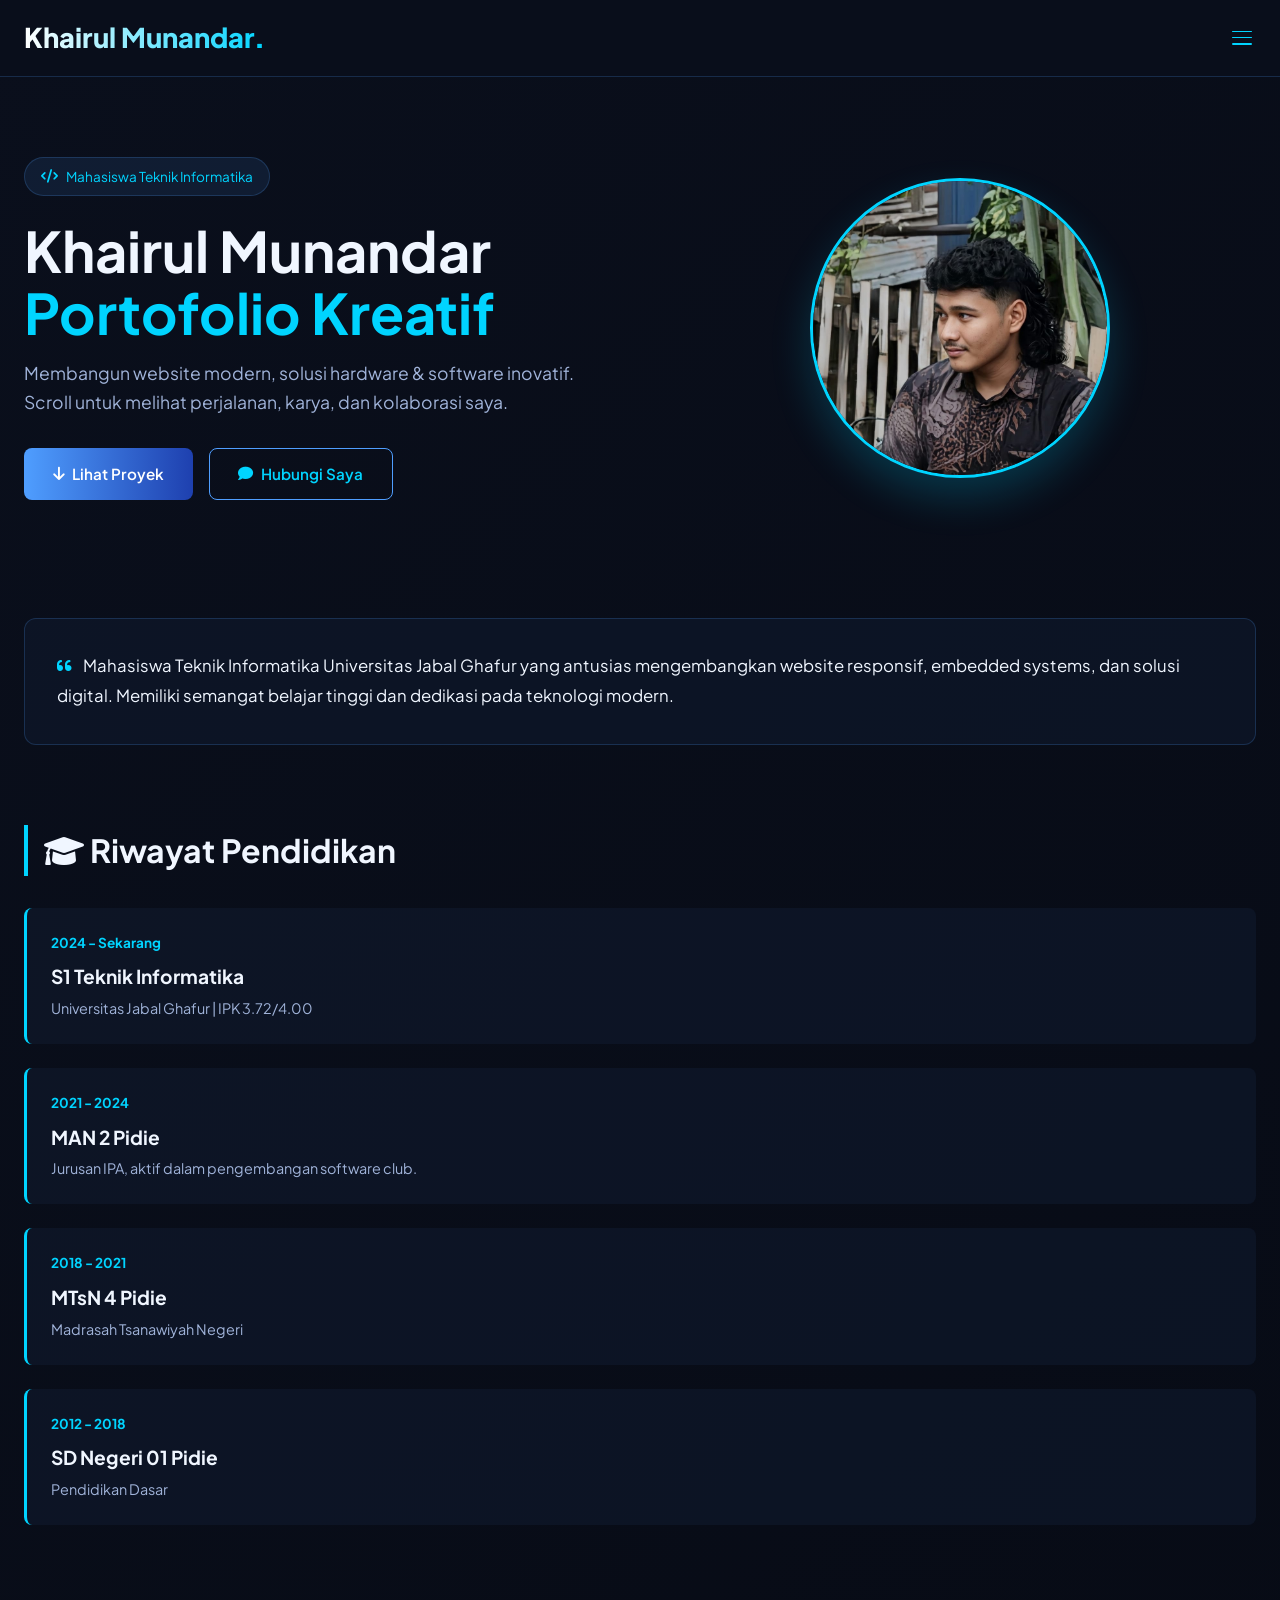
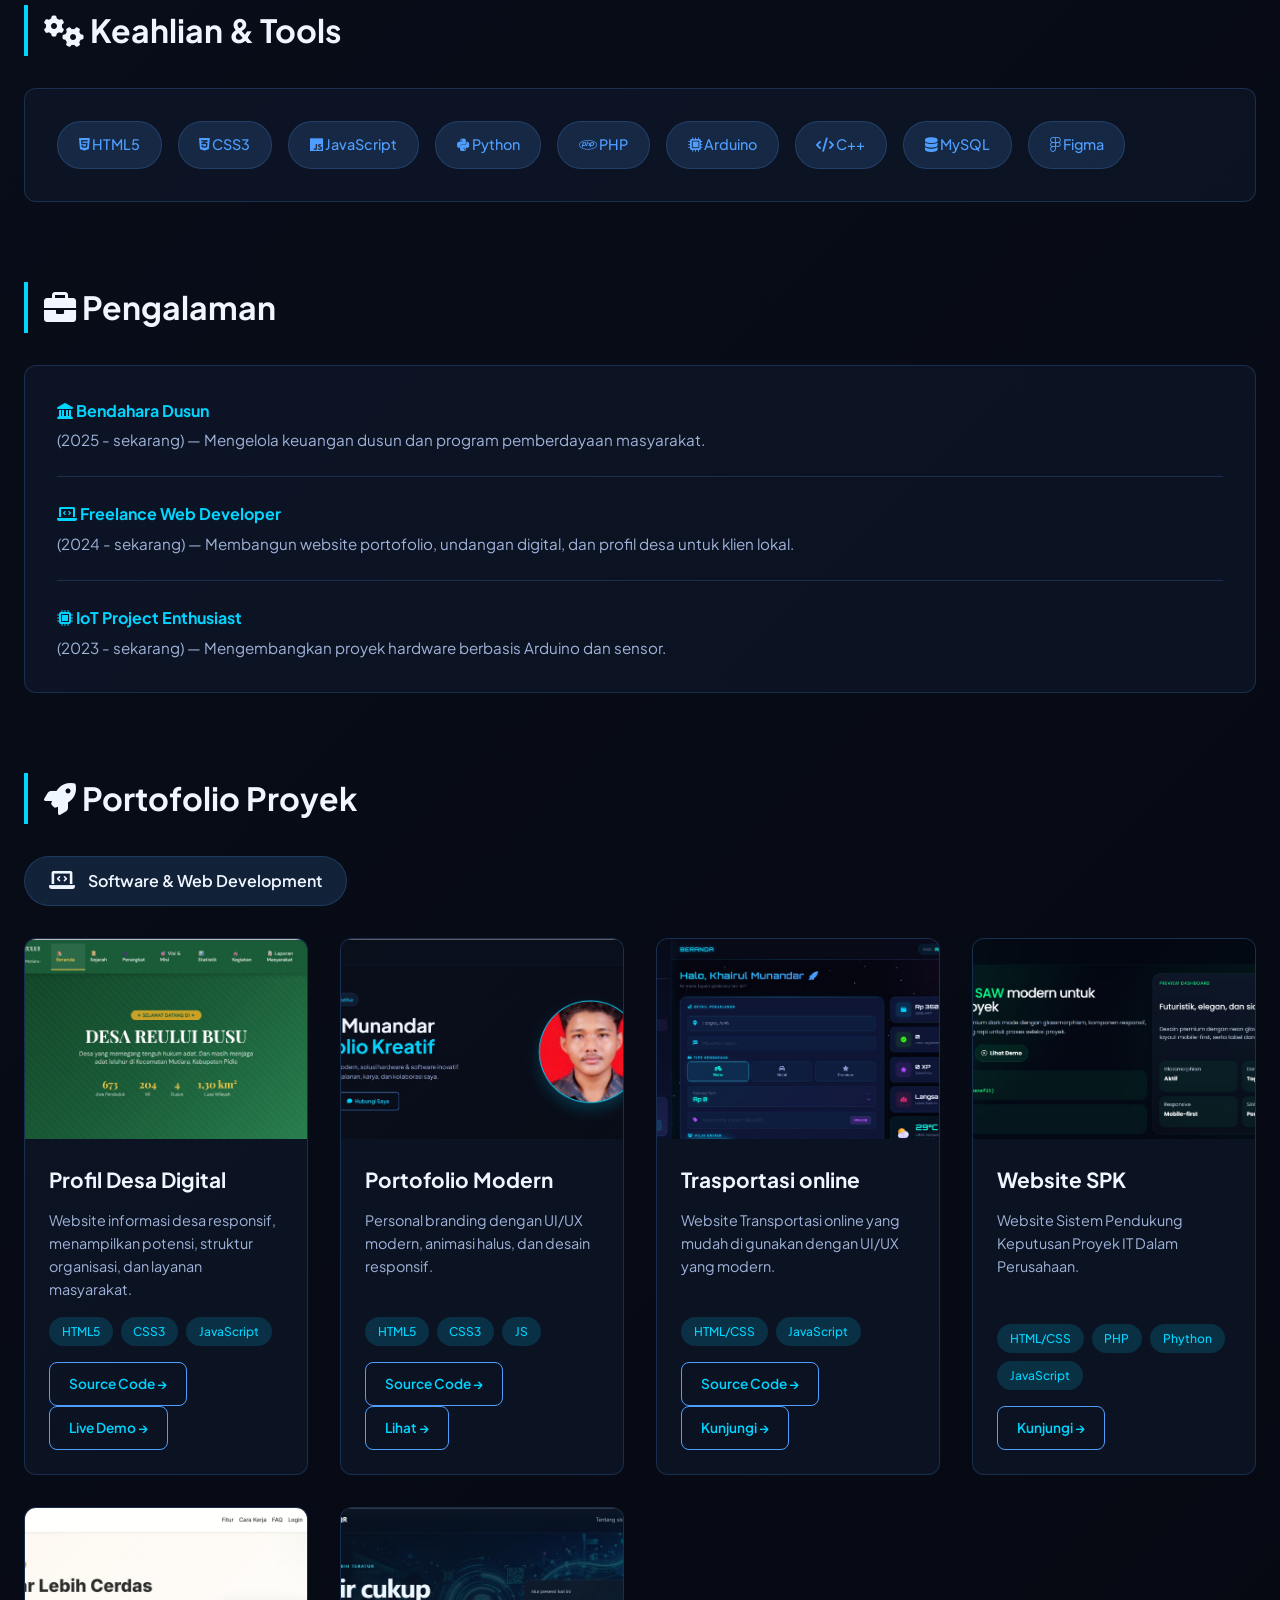
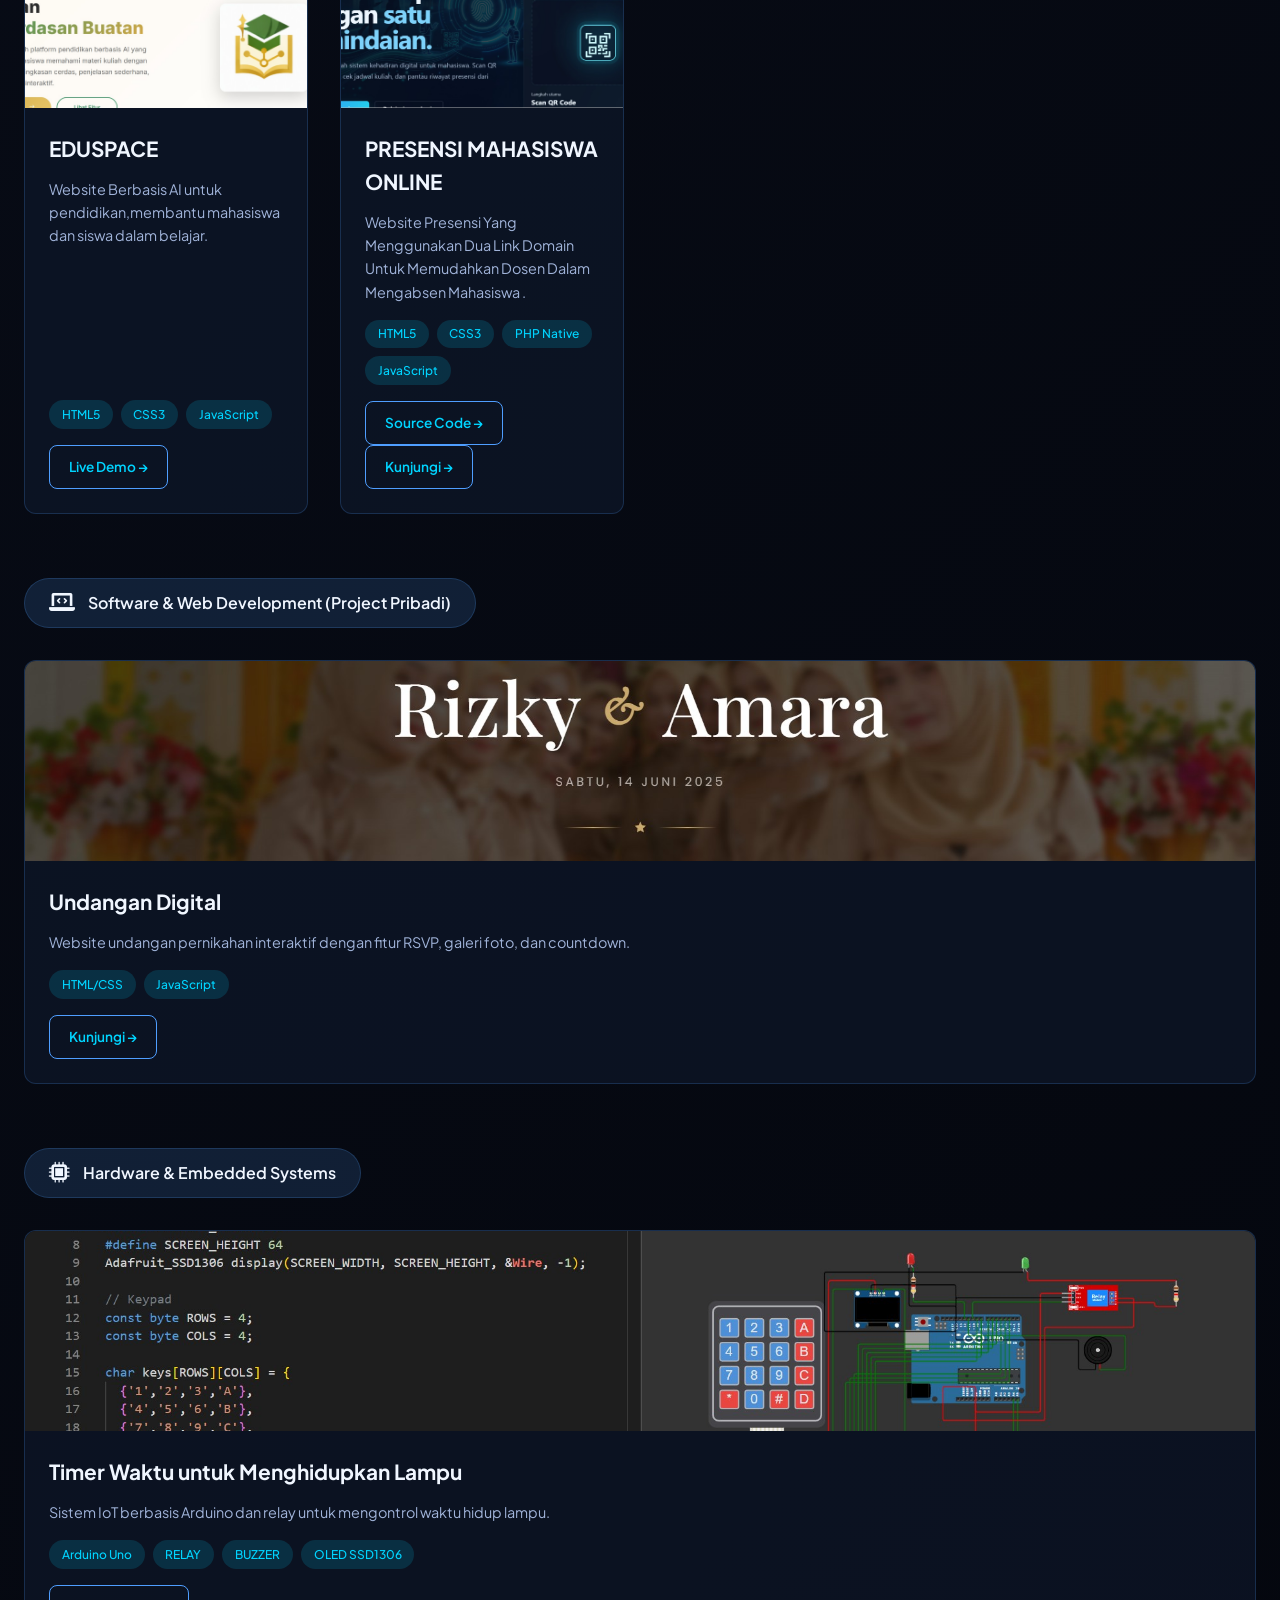
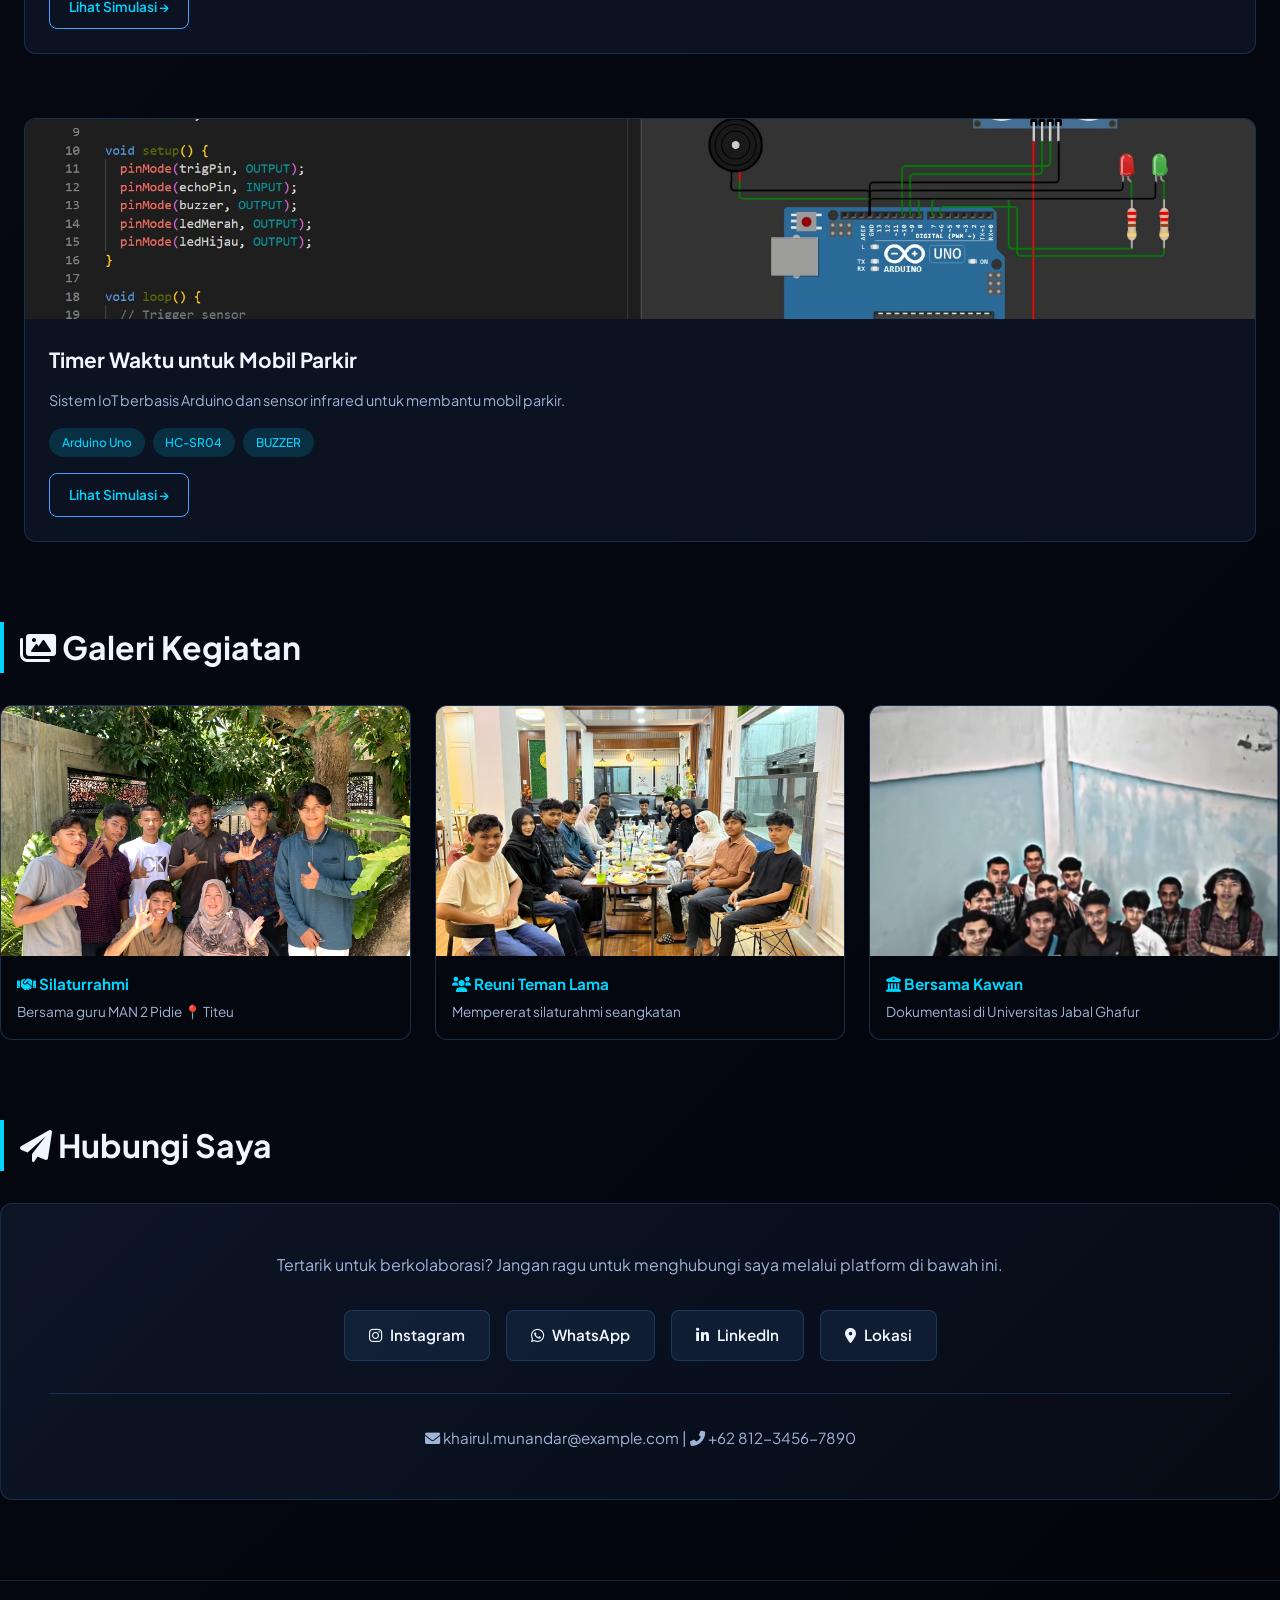
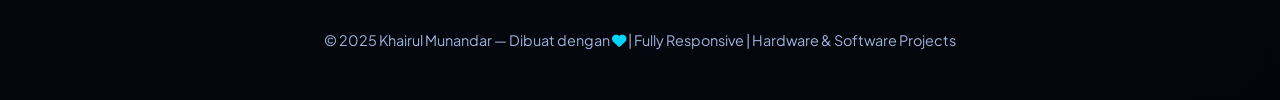
<file: index.html>
<!DOCTYPE html>
<html lang="id">
<head>
  <meta charset="UTF-8">
  <meta name="viewport" content="width=device-width, initial-scale=1.0">
  <meta name="theme-color" content="#0a0f1c">
  <meta name="description" content="Portfolio Khairul Munandar - Mahasiswa Teknik Informatika, pengembang web & embedded systems">
  <title>Khairul Munandar | Portfolio Modern</title>
  <link href="https://fonts.googleapis.com/css2?family=Plus+Jakarta+Sans:wght@400;500;600;700;800&display=swap" rel="stylesheet">
  <link rel="stylesheet" href="https://cdnjs.cloudflare.com/ajax/libs/font-awesome/6.0.0-beta3/css/all.min.css">
  <style>
    * { margin: 0; padding: 0; box-sizing: border-box; }
    :root {
      --bg-dark: #0a0f1c;
      --text-primary: #f0f6ff;
      --text-secondary: #a0b3d9;
      --accent: #00d4ff;
      --accent-blue: #4f9eff;
      --border: rgba(79, 158, 255, 0.2);
    }
    html { scroll-behavior: smooth; -webkit-tap-highlight-color: transparent; }
    body { font-family: 'Plus Jakarta Sans', sans-serif; background: linear-gradient(135deg, var(--bg-dark) 0%, #03050b 100%); color: var(--text-primary); line-height: 1.6; min-height: 100vh; }
    .navbar { position: sticky; top: 0; z-index: 1000; background: rgba(10, 15, 28, 0.95); border-bottom: 1px solid var(--border); padding: 1rem 0; }
    .nav-container { max-width: 1280px; margin: 0 auto; padding: 0 1.5rem; display: flex; justify-content: space-between; align-items: center; }
    .nav-logo { font-size: clamp(1.3rem, 3vw, 1.7rem); font-weight: 800; background: linear-gradient(90deg, #fff, var(--accent)); -webkit-background-clip: text; background-clip: text; color: transparent; text-decoration: none; }
    .hamburger { display: flex; flex-direction: column; gap: 5px; width: 28px; height: 22px; background: none; border: none; cursor: pointer; padding: 4px; z-index: 1001; }
    .hamburger span { width: 100%; height: 2.5px; background: var(--accent); border-radius: 2px; transition: 0.3s cubic-bezier(0.4, 0, 0.2, 1); }
    .hamburger.active span:nth-child(1) { transform: rotate(45deg) translateY(8px); }
    .hamburger.active span:nth-child(2) { opacity: 0; }
    .hamburger.active span:nth-child(3) { transform: rotate(-45deg) translateY(-8px); }
    .nav-menu { position: fixed; top: 60px; right: 0; width: 100%; max-width: 300px; height: calc(100vh - 60px); background: rgba(8, 12, 24, 0.98); border-left: 1px solid var(--border); flex-direction: column; padding: 2rem 1.5rem; gap: 1rem; transform: translateX(100%); transition: transform 0.3s ease; display: flex; z-index: 999; overflow-y: auto; }
    .nav-menu.active { transform: translateX(0); }
    .nav-overlay { position: fixed; top: 60px; left: 0; width: 100%; height: calc(100vh - 60px); background: rgba(0, 0, 0, 0); z-index: 998; opacity: 0; visibility: hidden; transition: opacity 0.3s ease; pointer-events: none; }
    .nav-overlay.active { opacity: 0.5; visibility: visible; pointer-events: auto; }
    .nav-link { color: var(--text-secondary); text-decoration: none; font-weight: 600; font-size: 1rem; padding: 0.8rem 1rem; border-radius: 6px; transition: 0.2s ease; display: flex; align-items: center; min-height: 44px; }
    .nav-link:hover, .nav-link:active { color: var(--accent); background: rgba(0, 212, 255, 0.1); }
    .container { max-width: 1280px; margin: 0 auto; padding: 0 1.5rem; }
    .hero { display: grid; grid-template-columns: 1fr 1fr; gap: 3rem; align-items: center; padding: clamp(2rem, 8vw, 5rem) 0; animation: fadeInUp 0.6s ease-out; }
    @keyframes fadeInUp { from { opacity: 0; transform: translateY(30px); } to { opacity: 1; transform: translateY(0); } }
    .hero-content h1 { font-size: clamp(2rem, 5vw, 3.5rem); line-height: 1.1; margin-bottom: 1rem; color: var(--text-primary); }
    .hero-content h1 span { color: var(--accent); }
    .badge { display: inline-flex; align-items: center; gap: 0.5rem; background: rgba(79, 158, 255, 0.1); padding: 0.5rem 1rem; border-radius: 30px; font-size: 0.85rem; color: var(--accent); margin-bottom: 1.5rem; border: 1px solid var(--border); }
    .hero-subtitle { font-size: clamp(0.95rem, 2vw, 1.1rem); color: var(--text-secondary); margin-bottom: 2rem; max-width: 550px; }
    .btn-group { display: flex; gap: 1rem; flex-wrap: wrap; }
    .btn { display: inline-flex; align-items: center; gap: 0.5rem; padding: 0.8rem 1.8rem; border-radius: 8px; font-weight: 600; text-decoration: none; border: none; cursor: pointer; font-size: 0.95rem; transition: 0.2s ease; min-height: 44px; }
    .btn-primary { background: linear-gradient(90deg, var(--accent-blue), #1e40af); color: white; }
    .btn-primary:hover, .btn-primary:active { transform: translateY(-2px); box-shadow: 0 8px 20px rgba(79, 158, 255, 0.3); }
    .btn-outline { background: transparent; color: var(--accent); border: 1.5px solid var(--accent-blue); }
    .btn-outline:hover, .btn-outline:active { background: rgba(79, 158, 255, 0.1); }
    .hero-avatar { display: flex; justify-content: center; }
    .avatar-frame { width: clamp(150px, 35vw, 300px); height: clamp(150px, 35vw, 300px); border-radius: 50%; border: 3px solid var(--accent); overflow: hidden; box-shadow: 0 20px 40px rgba(0, 212, 255, 0.2); display: flex; align-items: center; justify-content: center; background: linear-gradient(135deg, #1e2a4a, var(--bg-dark)); }
    .avatar-frame img { width: 100%; height: 100%; object-fit: cover; }
    .bio-card { background: rgba(15, 25, 45, 0.6); border: 1px solid var(--border); border-radius: 12px; padding: clamp(1.5rem, 3vw, 2rem); margin: clamp(1.5rem, 3vw, 2.5rem) 0; font-size: clamp(0.95rem, 2vw, 1.05rem); line-height: 1.8; }
    .section { margin: clamp(3rem, 8vw, 5rem) 0; }
    .section-title { font-size: clamp(1.5rem, 4vw, 2rem); font-weight: 700; margin-bottom: 2rem; color: var(--text-primary); border-left: 4px solid var(--accent); padding-left: 1rem; }
    .timeline { display: flex; flex-direction: column; gap: 1.5rem; }
    .timeline-item { background: rgba(15, 25, 45, 0.6); border-left: 3px solid var(--accent); padding: 1.5rem; border-radius: 8px; transition: 0.2s ease; }
    .timeline-item:hover { transform: translateX(5px); background: rgba(15, 25, 45, 0.8); }
    .timeline-year { font-weight: 700; color: var(--accent); font-size: 0.85rem; margin-bottom: 0.5rem; }
    .timeline-detail h3 { font-size: clamp(1rem, 2vw, 1.2rem); color: var(--text-primary); margin-bottom: 0.3rem; }
    .timeline-detail p { font-size: 0.9rem; color: var(--text-secondary); }
    .skills-section { background: rgba(15, 25, 45, 0.6); border: 1px solid var(--border); border-radius: 12px; padding: clamp(1.5rem, 3vw, 2rem); }
    .skills-wrapper { display: flex; flex-wrap: wrap; gap: 1rem; }
    .skill-chip { background: rgba(79, 158, 255, 0.15); padding: 0.7rem 1.3rem; border-radius: 25px; font-weight: 500; font-size: 0.9rem; color: var(--accent-blue); border: 1px solid var(--border); transition: 0.2s ease; }
    .skill-chip:hover { background: rgba(79, 158, 255, 0.25); transform: translateY(-2px); }
    .experience-section { background: rgba(15, 25, 45, 0.6); border: 1px solid var(--border); border-radius: 12px; padding: clamp(1.5rem, 3vw, 2rem); }
    .experience-item { display: flex; gap: 1rem; margin-bottom: 1.5rem; padding-bottom: 1.5rem; border-bottom: 1px solid var(--border); }
    .experience-item:last-child { border-bottom: none; margin-bottom: 0; padding-bottom: 0; }
    .experience-item strong { color: var(--accent); display: block; margin-bottom: 0.3rem; }
    .experience-item p { font-size: 0.95rem; color: var(--text-secondary); }
    .category-badge { display: inline-flex; align-items: center; gap: 0.8rem; background: rgba(79, 158, 255, 0.15); padding: 0.7rem 1.5rem; border-radius: 30px; margin-bottom: 2rem; font-weight: 600; border: 1px solid var(--border); }
    .project-grid { display: grid; grid-template-columns: repeat(auto-fit, minmax(280px, 1fr)); gap: 2rem; margin-bottom: 4rem; }
    .project-card { background: rgba(15, 25, 45, 0.6); border: 1px solid var(--border); border-radius: 12px; overflow: hidden; transition: 0.3s ease; display: flex; flex-direction: column; }
    .project-card:hover { transform: translateY(-8px); border-color: var(--accent); background: rgba(15, 25, 45, 0.8); }
    .project-image { width: 100%; height: clamp(140px, 25vw, 200px); object-fit: cover; }
    .project-content { padding: 1.5rem; flex: 1; display: flex; flex-direction: column; }
    .project-card h3 { font-size: clamp(1.1rem, 2vw, 1.3rem); margin-bottom: 0.8rem; color: var(--text-primary); }
    .project-card p { font-size: 0.9rem; color: var(--text-secondary); margin-bottom: 1rem; flex: 1; }
    .tech-stack { display: flex; flex-wrap: wrap; gap: 0.5rem; margin-bottom: 1rem; }
    .tech-tag { background: rgba(0, 212, 255, 0.15); padding: 0.3rem 0.8rem; border-radius: 20px; font-size: 0.75rem; color: var(--accent); font-weight: 500; }
    .gallery-grid { display: grid; grid-template-columns: repeat(auto-fit, minmax(220px, 1fr)); gap: 1.5rem; }
    .gallery-item { position: relative; border-radius: 12px; overflow: hidden; background: rgba(15, 25, 45, 0.6); border: 1px solid var(--border); transition: 0.3s ease; }
    .gallery-item:hover { border-color: var(--accent); }
    .gallery-item img { width: 100%; height: clamp(150px, 20vw, 250px); object-fit: cover; display: block; transition: 0.3s ease; }
    .gallery-item:hover img { transform: scale(1.05); }
    .gallery-caption { padding: 1rem; background: rgba(0, 0, 0, 0.6); color: var(--text-primary); }
    .gallery-caption strong { color: var(--accent); display: block; margin-bottom: 0.3rem; font-size: 0.95rem; }
    .gallery-caption p { font-size: 0.85rem; color: var(--text-secondary); }
    .contact-section { background: linear-gradient(135deg, rgba(15, 25, 45, 0.8), rgba(8, 12, 24, 0.8)); border: 1px solid var(--border); border-radius: 12px; padding: clamp(2rem, 5vw, 3rem); text-align: center; }
    .contact-section p { font-size: 1rem; margin-bottom: 2rem; color: var(--text-secondary); }
    .social-icons { display: flex; flex-wrap: wrap; justify-content: center; gap: 1rem; margin-bottom: 2rem; }
    .social-icon { display: inline-flex; align-items: center; gap: 0.5rem; padding: 0.8rem 1.5rem; background: rgba(79, 158, 255, 0.1); border: 1px solid var(--border); border-radius: 8px; color: var(--text-primary); text-decoration: none; font-weight: 600; transition: 0.2s ease; min-height: 44px; font-size: clamp(0.85rem, 2vw, 0.95rem); }
    .social-icon:hover, .social-icon:active { background: var(--accent-blue); color: white; border-color: var(--accent-blue); }
    .contact-info { font-size: clamp(0.85rem, 1.5vw, 0.95rem); color: var(--text-secondary); padding-top: 2rem; border-top: 1px solid var(--border); }
    footer { text-align: center; padding: clamp(2rem, 5vw, 3rem) 0; border-top: 1px solid var(--border); margin-top: clamp(2rem, 8vw, 4rem); font-size: 0.9rem; color: var(--text-secondary); }
    @media (max-width: 768px) { .hero { grid-template-columns: 1fr; gap: 2rem; } .hero-avatar { order: -1; } .nav-menu { max-width: 100%; } .project-grid { gap: 1.5rem; } }
    @media (max-width: 480px) { .container { padding: 0 1rem; } .nav-container { padding: 0 1rem; } .hero-content h1 { font-size: 1.8rem; } .btn-group { flex-direction: column; } .btn { width: 100%; justify-content: center; } .section-title { font-size: 1.4rem; padding-left: 0.8rem; } .experience-item { gap: 0.5rem; } .social-icons { flex-direction: column; } .social-icon { width: 100%; justify-content: center; } }
  </style>
</head>
<body>
<div class="nav-overlay" id="navOverlay"></div>
<nav class="navbar">
  <div class="nav-container">
    <a href="#" class="nav-logo">Khairul Munandar<span style="color:#00d4ff;">.</span></a>
    <button class="hamburger" id="hamburgerBtn" aria-label="Menu"><span></span><span></span><span></span></button>
    <div class="nav-menu" id="navMenu">
      <a href="#home" class="nav-link">Beranda</a>
      <a href="#education" class="nav-link">Pendidikan</a>
      <a href="#skills" class="nav-link">Keahlian</a>
      <a href="#experience" class="nav-link">Pengalaman</a>
      <a href="#projects" class="nav-link">Proyek Software</a>
      <a href="#hardware" class="nav-link">Proyek Hardware</a>
      <a href="#gallery" class="nav-link">Galeri</a>
      <a href="#contact" class="nav-link">Kontak</a>
    </div>
  </div>
</nav>
<div class="container">
  <section id="home" class="hero">
    <div class="hero-content">
      <div class="badge"><i class="fas fa-code"></i> Mahasiswa Teknik Informatika</div>
      <h1>Khairul Munandar<br><span>Portofolio Kreatif</span></h1>
      <p class="hero-subtitle">Membangun website modern, solusi hardware & software inovatif. Scroll untuk melihat perjalanan, karya, dan kolaborasi saya.</p>
      <div class="btn-group">
        <a href="#projects" class="btn btn-primary"><i class="fas fa-arrow-down"></i> Lihat Proyek</a>
        <a href="#contact" class="btn btn-outline"><i class="fas fa-comment"></i> Hubungi Saya</a>
      </div>
    </div>
    <div class="hero-avatar">
      <div class="avatar-frame">
        <img src="foto.jpeg" alt="Khairul Munandar">
      </div>
    </div>
  </section>
  <div class="bio-card"><i class="fas fa-quote-left" style="color:var(--accent); margin-right: 8px;"></i> Mahasiswa Teknik Informatika Universitas Jabal Ghafur yang antusias mengembangkan website responsif, embedded systems, dan solusi digital. Memiliki semangat belajar tinggi dan dedikasi pada teknologi modern.</div>
  <section id="education" class="section">
    <h2 class="section-title"><i class="fas fa-graduation-cap"></i> Riwayat Pendidikan</h2>
    <div class="timeline">
      <div class="timeline-item"><div class="timeline-year">2024 - Sekarang</div><div class="timeline-detail"><h3>S1 Teknik Informatika</h3><p>Universitas Jabal Ghafur | IPK 3.72/4.00</p></div></div>
      <div class="timeline-item"><div class="timeline-year">2021 - 2024</div><div class="timeline-detail"><h3>MAN 2 Pidie</h3><p>Jurusan IPA, aktif dalam pengembangan software club.</p></div></div>
      <div class="timeline-item"><div class="timeline-year">2018 - 2021</div><div class="timeline-detail"><h3>MTsN 4 Pidie</h3><p>Madrasah Tsanawiyah Negeri</p></div></div>
      <div class="timeline-item"><div class="timeline-year">2012 - 2018</div><div class="timeline-detail"><h3>SD Negeri 01 Pidie</h3><p>Pendidikan Dasar</p></div></div>
    </div>
  </section>
  <section id="skills" class="section">
    <h2 class="section-title"><i class="fas fa-cogs"></i> Keahlian & Tools</h2>
    <div class="skills-section">
      <div class="skills-wrapper">
        <span class="skill-chip"><i class="fab fa-html5"></i> HTML5</span>
        <span class="skill-chip"><i class="fab fa-css3-alt"></i> CSS3</span>
        <span class="skill-chip"><i class="fab fa-js"></i> JavaScript</span>
        <span class="skill-chip"><i class="fab fa-python"></i> Python</span>
        <span class="skill-chip"><i class="fab fa-php"></i> PHP</span>
        <span class="skill-chip"><i class="fas fa-microchip"></i> Arduino</span>
        <span class="skill-chip"><i class="fas fa-code"></i> C++</span>
        <span class="skill-chip"><i class="fas fa-database"></i> MySQL</span>
        <span class="skill-chip"><i class="fab fa-figma"></i> Figma</span>
      </div>
    </div>
  </section>
  <section id="experience" class="section">
    <h2 class="section-title"><i class="fas fa-briefcase"></i> Pengalaman</h2>
    <div class="experience-section">
      <div class="experience-item"><div><strong><i class="fas fa-landmark"></i> Bendahara Dusun</strong><p>(2025 - sekarang) — Mengelola keuangan dusun dan program pemberdayaan masyarakat.</p></div></div>
      <div class="experience-item"><div><strong><i class="fas fa-laptop-code"></i> Freelance Web Developer</strong><p>(2024 - sekarang) — Membangun website portofolio, undangan digital, dan profil desa untuk klien lokal.</p></div></div>
      <div class="experience-item"><div><strong><i class="fas fa-microchip"></i> IoT Project Enthusiast</strong><p>(2023 - sekarang) — Mengembangkan proyek hardware berbasis Arduino dan sensor.</p></div></div>
    </div>
  </section>
  <section id="projects" class="section">
    <h2 class="section-title"><i class="fas fa-rocket"></i> Portofolio Proyek</h2>
    <div class="category-badge"><i class="fas fa-laptop-code" style="font-size: 1.3rem;"></i> Software & Web Development</div>
    <div class="project-grid">
      <div class="project-card"><img src="img_project/desa.jpg" alt="Profil Desa Digital" class="project-image"><div class="project-content"><h3>Profil Desa Digital</h3><p>Website informasi desa responsif, menampilkan potensi, struktur organisasi, dan layanan masyarakat.</p><div class="tech-stack"><span class="tech-tag">HTML5</span><span class="tech-tag">CSS3</span><span class="tech-tag">JavaScript</span></div><a href="https://github.com/khairulmunandar/profil-desa" target="_blank" class="btn btn-outline" style="width: fit-content; padding: 0.5rem 1.2rem; font-size: 0.85rem;">Source Code →</a><a href="https://khairulmunandar.github.io/profil-desa/" target="_blank" class="btn btn-outline" style="width: fit-content; padding: 0.5rem 1.2rem; font-size: 0.85rem;">Live Demo →</a></div></div>
      <div class="project-card"><img src="img_project/portofolio.jpg" alt="Portofolio Modern" class="project-image"><div class="project-content"><h3>Portofolio Modern</h3><p>Personal branding dengan UI/UX modern, animasi halus, dan desain responsif.</p><div class="tech-stack"><span class="tech-tag">HTML5</span><span class="tech-tag">CSS3</span><span class="tech-tag">JS</span></div><a href="https://github.com/khairulmunandar/bio-data" target="_blank" class="btn btn-outline" style="width: fit-content; padding: 0.5rem 1.2rem; font-size: 0.85rem;">Source Code →</a><a href="https://khairulmunandar.github.io/bio-data/" target="_blank" class="btn btn-outline" style="width: fit-content; padding: 0.5rem 1.2rem; font-size: 0.85rem;">Lihat →</a></div></div>
      <div class="project-card"><img src="img_project/ojol.jpg" alt="Undangan Digital" class="project-image"><div class="project-content"><h3>Trasportasi online</h3><p>Website Transportasi online yang mudah di gunakan dengan UI/UX yang modern.</p><div class="tech-stack"><span class="tech-tag">HTML/CSS</span><span class="tech-tag">JavaScript</span></div><a href="https://github.com/khairulmunandar/transportasi_antar_univers" target="_blank" class="btn btn-outline" style="width: fit-content; padding: 0.5rem 1.2rem; font-size: 0.85rem;">Source Code →</a><a href="https://khairulmunandar.github.io/transportasi_antar_univers/" target="_blank" class="btn btn-outline" style="width: fit-content; padding: 0.5rem 1.2rem; font-size: 0.85rem;">Kunjungi →</a></div></div>
      <div class="project-card"><img src="img_project/SPK.jpg" alt="Undangan Digital" class="project-image"><div class="project-content"><h3>Website SPK</h3><p>Website Sistem Pendukung Keputusan Proyek IT Dalam Perusahaan.</p><div class="tech-stack"><span class="tech-tag">HTML/CSS</span><span class="tech-tag">PHP</span><span class="tech-tag">Phython</span><span class="tech-tag">JavaScript</span></div><a href="https://spkweb.lovestoblog.com/?i=1" target="_blank" class="btn btn-outline" style="width: fit-content; padding: 0.5rem 1.2rem; font-size: 0.85rem;">Kunjungi →</a></div></div>
      <div class="project-card"><img src="img_project/eduspace.jpg" alt="Profil Desa Digital" class="project-image"><div class="project-content"><h3>EDUSPACE</h3><p>Website Berbasis AI untuk pendidikan,membantu mahasiswa dan siswa dalam belajar.</p><div class="tech-stack"><span class="tech-tag">HTML5</span><span class="tech-tag">CSS3</span><span class="tech-tag">JavaScript</span></div><a href="https://eduspace-beta.kesug.com/index.php" target="_blank" class="btn btn-outline" style="width: fit-content; padding: 0.5rem 1.2rem; font-size: 0.85rem;">Live Demo →</a></div></div>
            <div class="project-card"><img src="img_project/presensi.jpg" alt="Profil Desa Digital" class="project-image"><div class="project-content"><h3>PRESENSI MAHASISWA ONLINE</h3><p>Website Presensi Yang Menggunakan Dua Link Domain Untuk Memudahkan Dosen Dalam Mengabsen Mahasiswa .</p><div class="tech-stack"><span class="tech-tag">HTML5</span><span class="tech-tag">CSS3</span><span class="tech-tag">PHP Native</span><span class="tech-tag">JavaScript</span></div><a href="https://github.com/khairulmunandar/presensi-mahasiswa-double-domain" target="_blank" class="btn btn-outline" style="width: fit-content; padding: 0.5rem 1.2rem; font-size: 0.85rem;">Source Code →</a><a href="https://khairulmunandar.github.io/presensi/" target="_blank" class="btn btn-outline" style="width: fit-content; padding: 0.5rem 1.2rem; font-size: 0.85rem;">Kunjungi →</a></div></div>
    </div>

        <div class="category-badge"><i class="fas fa-laptop-code" style="font-size: 1.3rem;"></i> Software & Web Development (Project Pribadi)</div>
    <div class="project-grid">
<div class="project-card"><img src="img_project/undangan.jpg" alt="Undangan Digital" class="project-image"><div class="project-content"><h3>Undangan Digital</h3><p>Website undangan pernikahan interaktif dengan fitur RSVP, galeri foto, dan countdown.</p><div class="tech-stack"><span class="tech-tag">HTML/CSS</span><span class="tech-tag">JavaScript</span></div><a href="https://khairulmunandar.github.io/undangan_pernikahan/" target="_blank" class="btn btn-outline" style="width: fit-content; padding: 0.5rem 1.2rem; font-size: 0.85rem;">Kunjungi →</a></div></div>
      </div>
    
    <div class="category-badge" id="hardware"><i class="fas fa-microchip" style="font-size: 1.3rem;"></i> Hardware & Embedded Systems</div>
    <div class="project-grid">
      <div class="project-card"><img src="img_project/timer.jpg" alt="Timer Waktu" class="project-image"><div class="project-content"><h3>Timer Waktu untuk Menghidupkan Lampu</h3><p>Sistem IoT berbasis Arduino dan relay untuk mengontrol waktu hidup lampu.</p><div class="tech-stack"><span class="tech-tag">Arduino Uno</span><span class="tech-tag">RELAY</span><span class="tech-tag">BUZZER</span><span class="tech-tag">OLED SSD1306</span></div><a href="https://wokwi.com/projects/462386212158491649" target="_blank" class="btn btn-outline" style="width: fit-content; padding: 0.5rem 1.2rem; font-size: 0.85rem;">Lihat Simulasi →</a></div></div></div>
      <div class="project-card"><img src="img_project/parkir.jpg" alt="Timer Waktu" class="project-image"><div class="project-content"><h3>Timer Waktu untuk Mobil Parkir</h3><p>Sistem IoT berbasis Arduino dan sensor infrared untuk membantu mobil parkir.</p><div class="tech-stack"><span class="tech-tag">Arduino Uno</span><span class="tech-tag">HC-SR04</span><span class="tech-tag">BUZZER</span></div><a href="https://wokwi.com/projects/462421236920898561" target="_blank" class="btn btn-outline" style="width: fit-content; padding: 0.5rem 1.2rem; font-size: 0.85rem;">Lihat Simulasi →</a></div></div></div>
      
    </div>
  </section>
  <section id="gallery" class="section">
    <h2 class="section-title"><i class="fas fa-images"></i> Galeri Kegiatan</h2>
    <div class="gallery-grid">
      <div class="gallery-item"><img src="foto1.jpeg" alt="Silaturrahmi"><div class="gallery-caption"><strong><i class="fas fa-handshake"></i> Silaturrahmi</strong><p>Bersama guru MAN 2 Pidie 📍 Titeu</p></div></div>
      <div class="gallery-item"><img src="foto2.jpeg" alt="Reuni"><div class="gallery-caption"><strong><i class="fas fa-users"></i> Reuni Teman Lama</strong><p>Mempererat silaturahmi seangkatan</p></div></div>
      <div class="gallery-item"><img src="foto3.jpeg" alt="Kampus"><div class="gallery-caption"><strong><i class="fas fa-university"></i> Bersama Kawan</strong><p>Dokumentasi di Universitas Jabal Ghafur</p></div></div>
    </div>
  </section>
  <section id="contact" class="section">
    <h2 class="section-title"><i class="fas fa-paper-plane"></i> Hubungi Saya</h2>
    <div class="contact-section">
      <p>Tertarik untuk berkolaborasi? Jangan ragu untuk menghubungi saya melalui platform di bawah ini.</p>
      <div class="social-icons">
        <a href="https://www.instagram.com/" target="_blank" class="social-icon"><i class="fab fa-instagram"></i> Instagram</a>
        <a href="https://wa.me/6281234567890" target="_blank" class="social-icon"><i class="fab fa-whatsapp"></i> WhatsApp</a>
        <a href="https://www.linkedin.com/" target="_blank" class="social-icon"><i class="fab fa-linkedin-in"></i> LinkedIn</a>
        <a href="#" target="_blank" class="social-icon"><i class="fas fa-map-marker-alt"></i> Lokasi</a>
      </div>
      <div class="contact-info"><i class="fas fa-envelope"></i> khairul.munandar@example.com | <i class="fas fa-phone-alt"></i> +62 812-3456-7890</div>
    </div>
  </section>
  <footer><p>© 2025 Khairul Munandar — Dibuat dengan <i class="fas fa-heart" style="color:var(--accent);"></i> | Fully Responsive | Hardware & Software Projects</p></footer>
</div>
<script>
const hamburgerBtn = document.getElementById('hamburgerBtn');
const navMenu = document.getElementById('navMenu');
const navOverlay = document.getElementById('navOverlay');
const navLinks = document.querySelectorAll('.nav-link');
function toggleMenu() {
  hamburgerBtn.classList.toggle('active');
  navMenu.classList.toggle('active');
  navOverlay.classList.toggle('active');
  document.body.style.overflow = navMenu.classList.contains('active') ? 'hidden' : '';
}
hamburgerBtn.addEventListener('click', toggleMenu);
navOverlay.addEventListener('click', toggleMenu);
navLinks.forEach(link => {
  link.addEventListener('click', () => {
    hamburgerBtn.classList.remove('active');
    navMenu.classList.remove('active');
    navOverlay.classList.remove('active');
    document.body.style.overflow = '';
  });
});
document.querySelectorAll('a[href^="#"]').forEach(anchor => {
  anchor.addEventListener('click', function (e) {
    const href = this.getAttribute('href');
    if (href === '#') return;
    e.preventDefault();
    const target = document.querySelector(href);
    if (target) {
      target.scrollIntoView({ behavior: 'smooth', block: 'start' });
    }
  });
});
window.addEventListener('resize', () => {
  if (window.innerWidth > 768) {
    hamburgerBtn.classList.remove('active');
    navMenu.classList.remove('active');
    navOverlay.classList.remove('active');
    document.body.style.overflow = '';
  }
});
</script>
</body>
</html>
</file>
